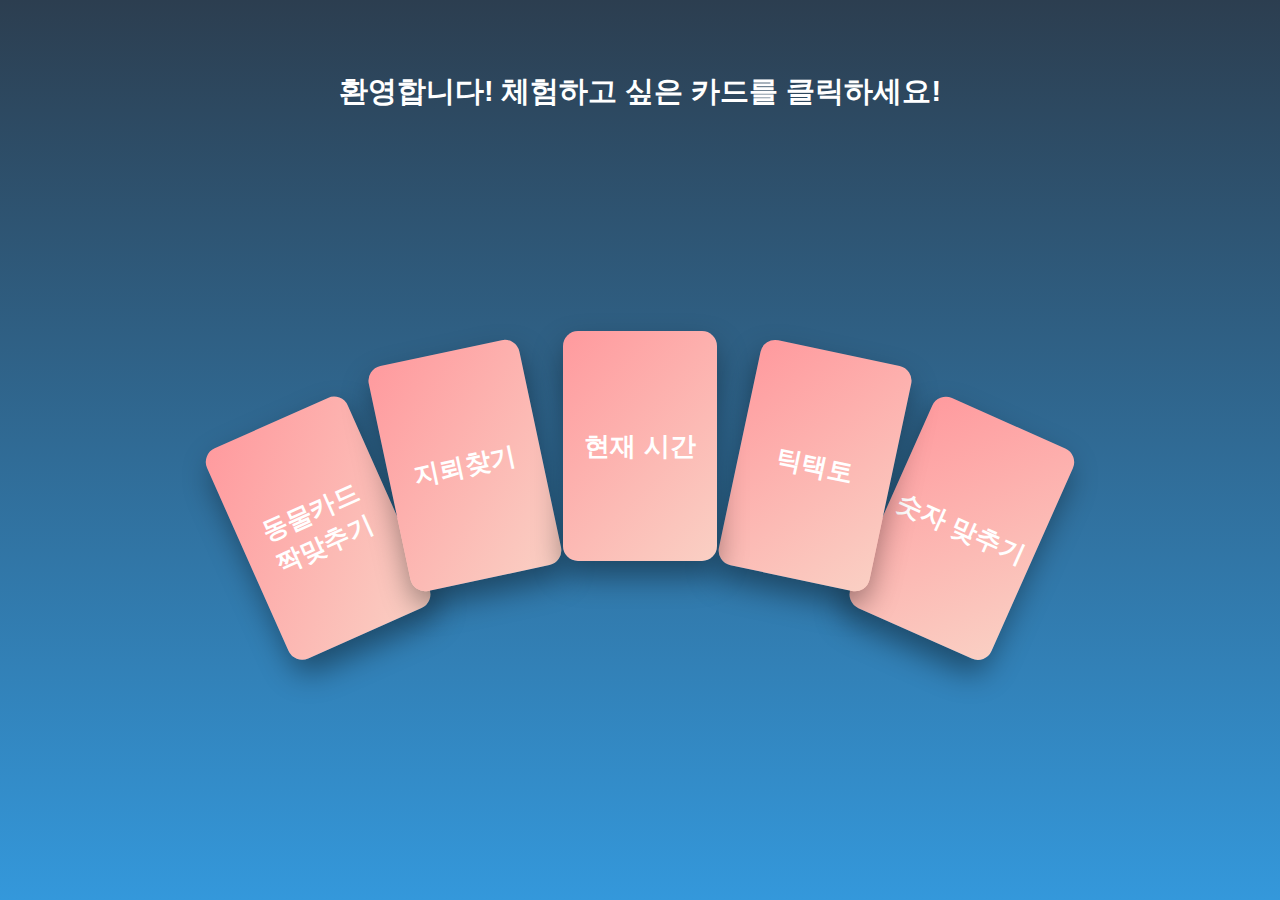
<file: index.html>
<!DOCTYPE html>
<html lang="ko">
<head>
  <meta charset="UTF-8">
  <meta name="viewport" content="width=device-width, initial-scale=1.0">
  <title>Let's Game</title>
  <link rel="stylesheet" href="style.css">
</head>
<body>
    <h1 class="heading">
        환영합니다! 체험하고 싶은 카드를 클릭하세요!
    </h1>
  <div class="card-container">
    <a href="cardgame/card.html" class="card" style="--i:0;">동물카드<br>짝맞추기</a>
    <a href="bomb/bomb.html" class="card" style="--i:1;">지뢰찾기</a>
    <a href="clock/clock.html" class="card" style="--i:2;">현재 시간</a>
    <a href="tictactoe/tictactoe.html" class="card" style="--i:3;">틱택토</a>
    <a href="number/number.html" class="card" style="--i:4;">숫자 맞추기</a>
  </div>
</body>
</html>
</file>
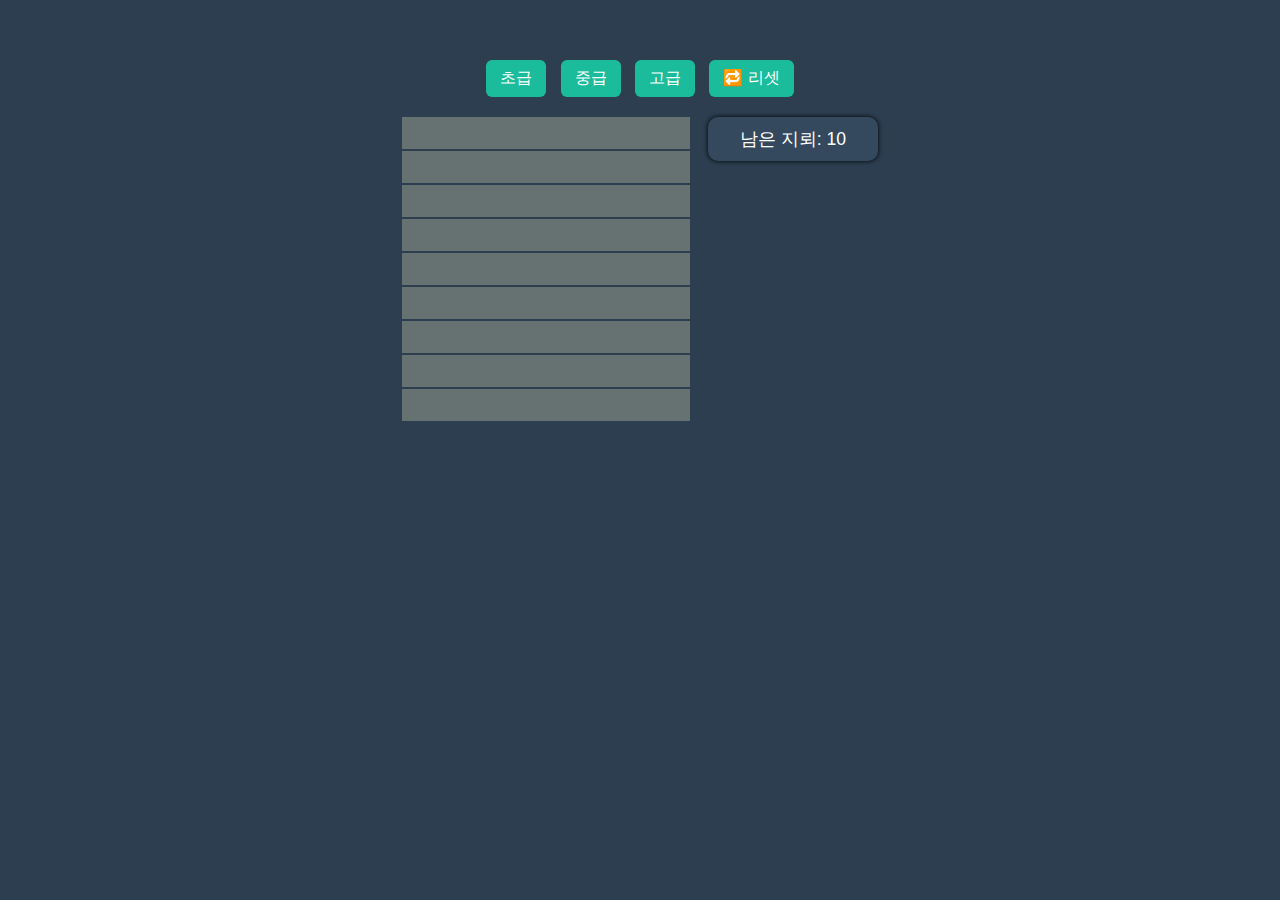
<file: bomb/bomb.html>
<!DOCTYPE html>
<html lang="ko">
<head>
  <meta charset="UTF-8">
  <meta name="viewport" content="width=device-width, initial-scale=1.0">
  <title>지뢰찾기</title>
  <link rel="stylesheet" href="bomb.css">
</head>
<body>
  <div id="message-box"></div>

  <div class="controls">
    <button onclick="setDifficulty('easy')">초급</button>
    <button onclick="setDifficulty('medium')">중급</button>
    <button onclick="setDifficulty('hard')">고급</button>
    <button onclick="initGame()">🔁 리셋</button>
  </div>

  <div class="game-wrapper">
    <div id="game-board"></div>
    <div id="mine-counter">남은 지뢰: <span id="mines-left">10</span></div>
  </div>

  <script src="bomb.js"></script>
</body>
</html>
</file>
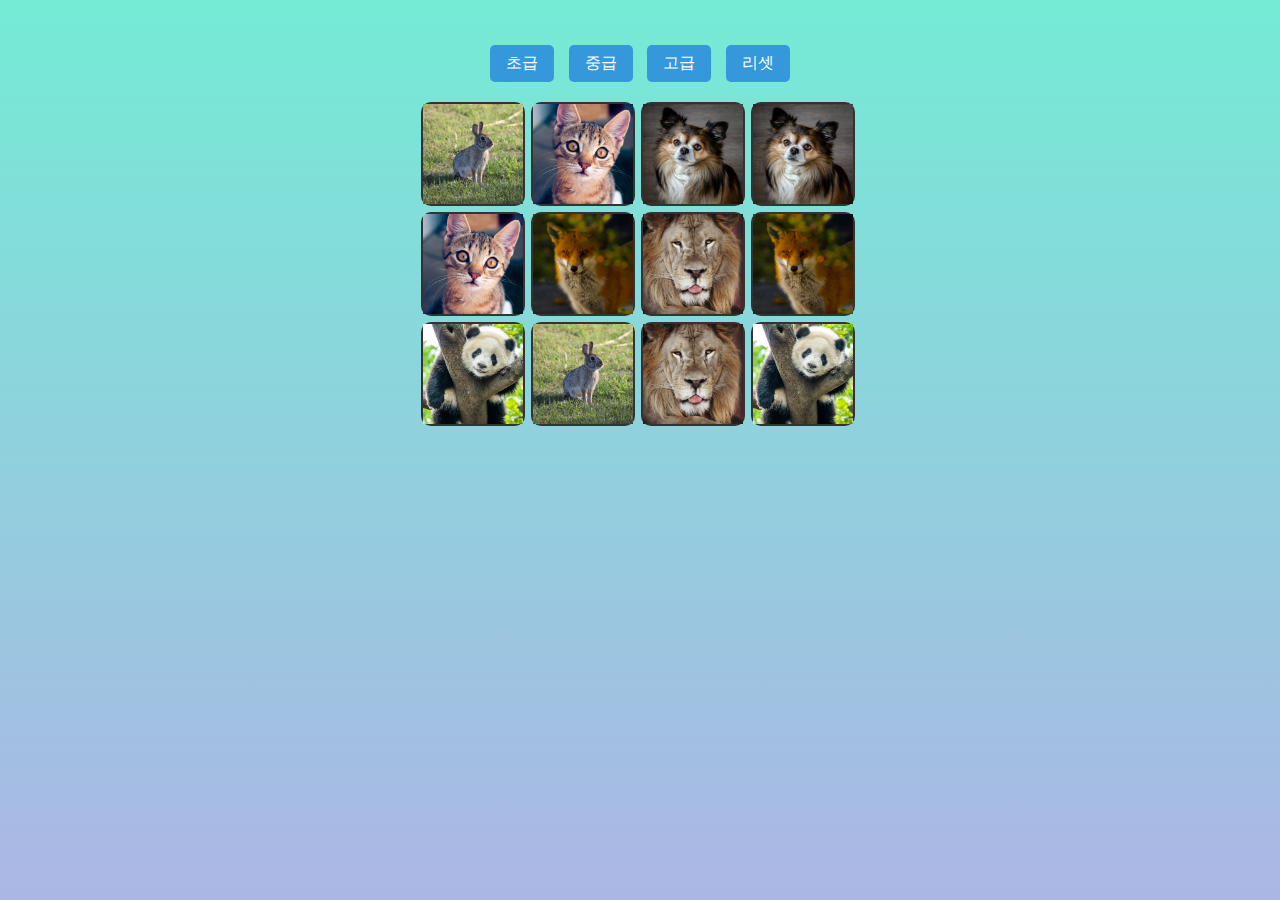
<file: cardgame/card.html>
<!DOCTYPE html>
<html lang="ko">
<head>
  <meta charset="UTF-8" />
  <title>동물 카드 짝맞추기</title>
  <link rel="stylesheet" href="card.css" />
</head>
<body>
  <h1 id="message"></h1>
  <div class="controls">
    <button class="difficulty" data-pairs="4">초급</button>
    <button class="difficulty" data-pairs="6">중급</button>
    <button class="difficulty" data-pairs="8">고급</button>
    <button id="reset">리셋</button>
  </div>
  <div id="gameBoard"></div>

  <script src="card.js"></script>
</body>
</html>
</file>
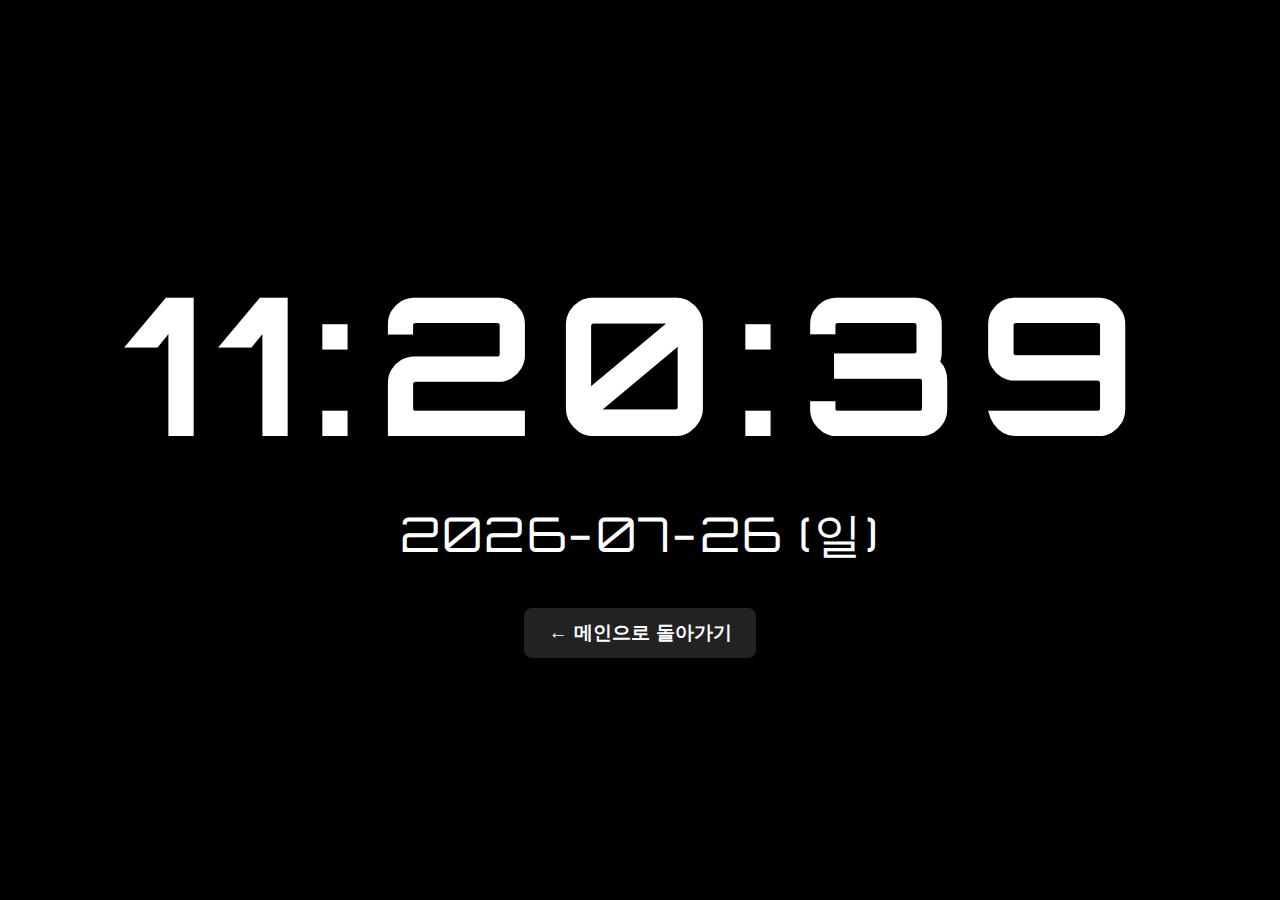
<file: clock/clock.html>
<!DOCTYPE html>
<html lang="ko">
<head>
  <meta charset="UTF-8" >
  <meta name="viewport" content="width=device-width, initial-scale=1.0">
  <title>현재 시간</title>
  <link href="https://fonts.googleapis.com/css2?family=Orbitron:wght@500;700&display=swap" rel="stylesheet">
  <link rel="stylesheet" href="clock.css">
</head>
<body>
  <div class="container">
    <div id="clock">--:--:--</div>
    <div id="date">---------- (--)</div>
    <a href="../index.html" class="back-button">← 메인으로 돌아가기</a>
  </div>

  <script src="clock.js"></script>
</body>
</html>
</file>
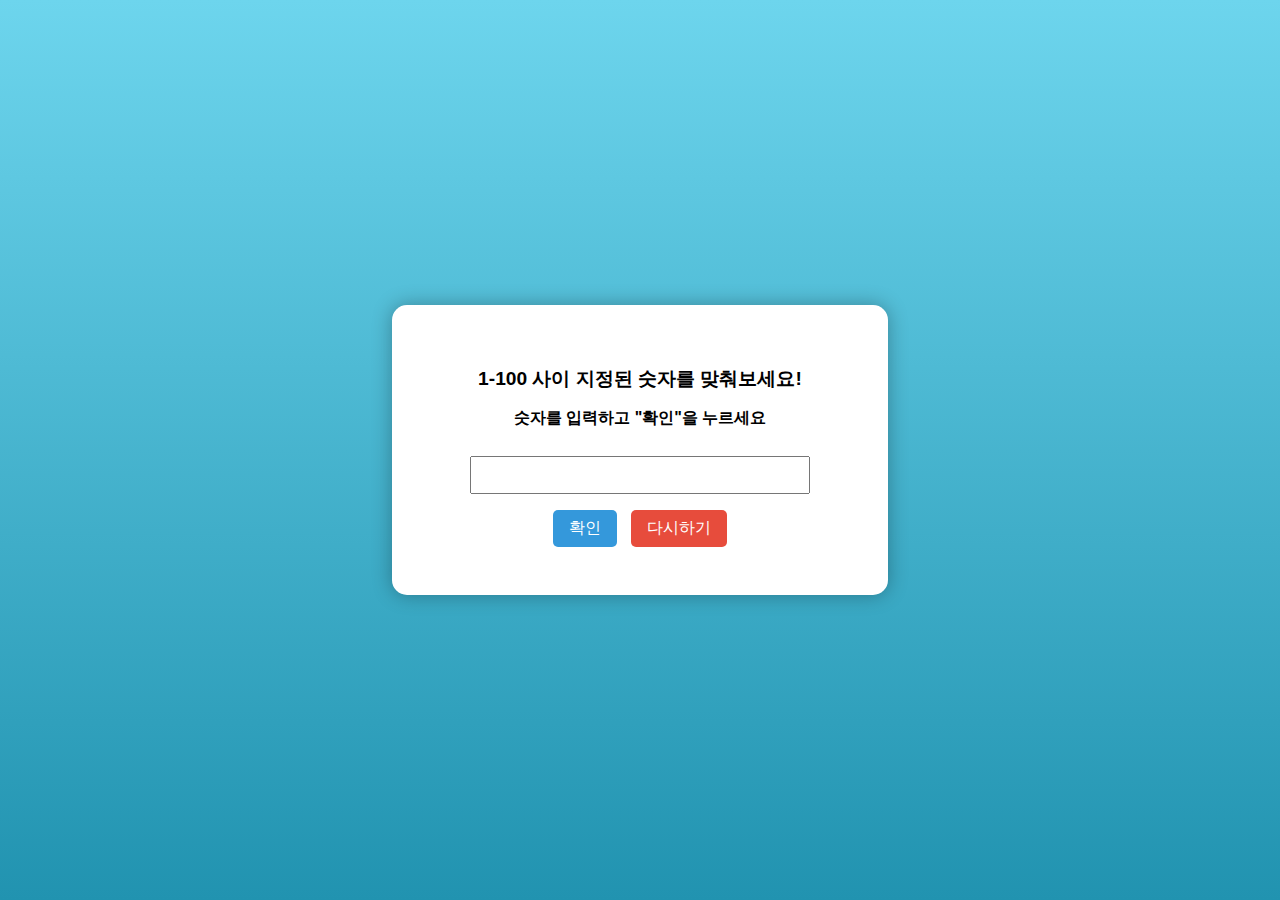
<file: number/number.html>
<!DOCTYPE html>
<html lang="ko">
<head>
  <meta charset="UTF-8">
  <title>숫자 맞추기</title>
  <link rel="stylesheet" href="number.css">
</head>
<body>
  <div class="container">
    <h1>1-100 사이 지정된 숫자를 맞춰보세요!</h1>
    <div id="message">숫자를 입력하고 "확인"을 누르세요</div>
    <input type="number" id="guessInput" min="1" max="100" />
    <button id="checkBtn">확인</button>
    <button id="resetBtn">다시하기</button>
  </div>

  <script src="number.js"></script>
</body>
</html>
</file>
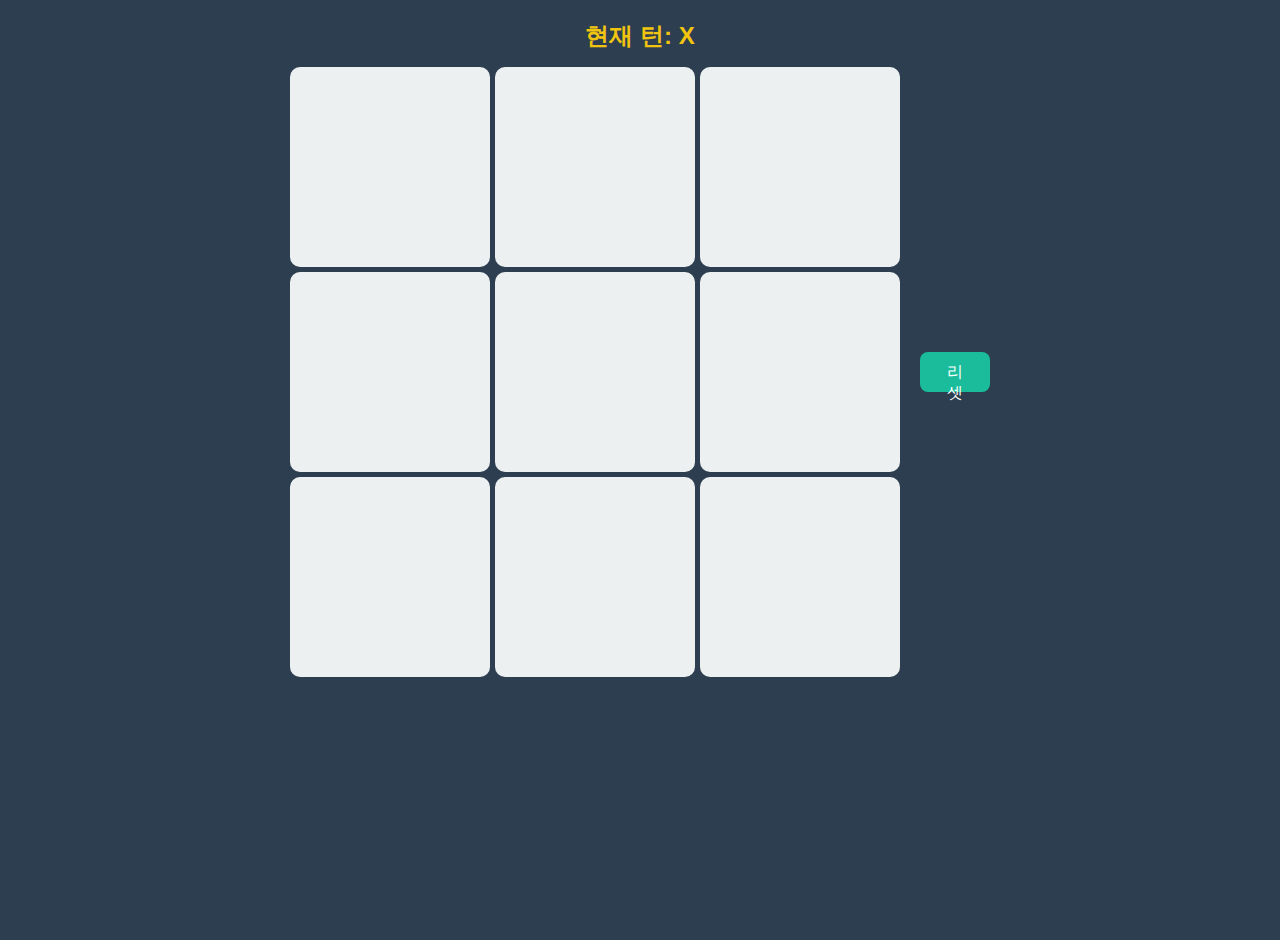
<file: tictactoe/tictactoe.html>
<!DOCTYPE html>
<html lang="ko">
<head>
  <meta charset="UTF-8" />
  <meta name="viewport" content="width=device-width, initial-scale=1.0"/>
  <title>틱택토 게임</title>
  <link rel="stylesheet" href="tictactoe.css" />
</head>
<body>
  <!-- 현재 턴 표시 -->
  <div id="turn-indicator">현재 턴: X</div>

  <div class="game-area">
    <div class="board" id="board"></div>
    <button id="reset">리셋</button>
  </div>

  <div id="message"></div>

  <script src="tictactoe.js"></script>
</body>
</html>
</file>
<file: style.css>
/* 전체 배경 및 정렬 설정 */
body {
  margin: 0;
  padding: 0;
  background: linear-gradient(to bottom, #2c3e50, #3498db); 
  height: 100vh;
  display: flex;
  flex-direction: column;
  align-items: center;
  font-family: sans-serif;
  overflow-x: hidden;
}

.heading {
  margin-top: 8vh; 
  color: white;
  font-size: 1.8rem;
  text-align: center;
}

.card-container {
  position: relative;
  width: 100%;
  height: 60vh;
  margin-top: 5vh;
  display: flex;
  justify-content: center;
  align-items: center;
}

/* 공통 카드 스타일 */
.card {
  position: absolute;
  width: 12vw;
  height: 18vw;
  background: linear-gradient(135deg, #ff9a9e, #fad0c4);
  border-radius: 15px;
  display: flex;
  justify-content: center;
  align-items: center;
  color: #fff;
  text-decoration: none;
  font-weight: bold;
  font-size: calc(12vw / 6);
  box-shadow: 0 15px 30px rgba(0, 0, 0, 0.4);
  cursor: pointer;
  transition: transform 0.3s, z-index 0.3s;
}

/* 카드 위치 조정: 카드3이 중앙 */
.card:nth-child(3) {
  transform: translateX(0vw) rotate(0deg);
  z-index: 5;
}
.card:nth-child(2) {
  transform: translateX(-14vw) rotate(-12deg) translateY(20px);
  z-index: 4;
}
.card:nth-child(4) {
  transform: translateX(14vw) rotate(12deg) translateY(20px);
  z-index: 4;
}
.card:nth-child(1) {
  transform: translateX(-28vw) rotate(-24deg) translateY(90px);
  z-index: 3;
}

.card:nth-child(5) {
  transform: translateX(28vw) rotate(24deg) translateY(90px);
}

/* 호버 시 효과 */
.card:hover {
  transform: scale(1.2) translateY(-20px) !important;
  z-index: 10 !important;
  box-shadow: 0 30px 50px rgba(255, 255, 255, 0.8);
}
</file>
<file: bomb/bomb.css>
/* 전체 스타일 */
body {
    font-family: sans-serif;
    text-align: center;
    background-color: #2c3e50;
    color: white;
    margin: 0;
    padding: 0;
  }
  
  /* 상단 메시지 박스 */
  #message-box {
    font-size: 2rem;
    margin-top: 10px;
    height: 2.5rem;
    color: #f1c40f;
  }
  
  /* 버튼 영역 */
  .controls {
    margin: 10px 0;
  }
  .controls button {
    margin: 0 5px;
    padding: 8px 14px;
    font-size: 1rem;
    border-radius: 6px;
    border: none;
    background-color: #1abc9c;
    color: white;
    cursor: pointer;
  }
  .controls button:hover {
    background-color: #16a085;
  }
  
  /* 게임판 + 지뢰카운터를 감싸는 레이아웃 */
  .game-wrapper {
    display: flex;
    justify-content: center;
    align-items: flex-start;
    gap: 20px;
    flex-wrap: wrap;
    margin-top: 20px;
  }
  
  /* 지뢰판 */
  #game-board {
    display: grid;
    grid-gap: 2px;
  }
  
  /* 셀 기본 */
  .cell {
    width: 30px;
    height: 30px;
    background-color: #667172;
    border: 1px solid #667172;
    cursor: pointer;
    font-size: 16px;
    line-height: 30px;
    text-align: center;
    user-select: none;
  }
  
  /* 셀 공개 */
  .cell.revealed {
    background-color: #adb9bc;
    cursor: default;
  }
  
  /* 지뢰 터짐 */
  .cell.bomb {
    background-color: #e74c3c;
    color: white;
  }
  
  /* 깃발 표시 */
  .cell.flagged {
    background-color: #f39c12;
    color: black;
  }
  
  /* 지뢰 수 카운터 박스 */
  #mine-counter {
    background: #34495e;
    padding: 10px 15px;
    border-radius: 10px;
    font-size: 1.1rem;
    align-self: flex-start;
    box-shadow: 0 0 5px #000;
    min-width: 140px;
    text-align: center;
  }
  
  /* 반응형 대응 */
  @media (max-width: 600px) {
    .game-wrapper {
      flex-direction: column;
      align-items: center;
    }
  }
</file>
<file: cardgame/card.css>
body {
    font-family: sans-serif;
    background: linear-gradient(to bottom, #74ebd5, #acb6e5);
    margin: 0;
    padding: 0;
    display: flex;
    flex-direction: column;
    align-items: center;
    height: 100vh;
  }
  
  #message {
    margin: 20px;
    font-size: 2rem;
    font-weight: bold;
    color: #FFF;
  }
  
  .controls {
    margin-bottom: 15px;
  }
  
  button {
    padding: 8px 16px;
    margin: 5px;
    font-size: 1rem;
    border: none;
    border-radius: 5px;
    background: #3498db;
    color: white;
    cursor: pointer;
  }
  
  button:hover {
    background: #2980b9;
  }
  
  #gameBoard {
    display: grid;
    gap: 10px;
    justify-content: center;
  }
  
  .card {
    width: 100px;
    height: 100px;
    perspective: 1000px;
  }
  
  .card-inner {
    width: 100%;
    height: 100%;
    position: relative;
    transition: transform 0.6s;
    transform-style: preserve-3d;
  }
  
  .card.flipped .card-inner {
    transform: rotateY(180deg);
  }
  
  .card-front, .card-back {
    position: absolute;
    width: 100%;
    height: 100%;
    border-radius: 10px;
    border: 2px solid #333;
    display: flex;
    justify-content: center;
    align-items: center;
    backface-visibility: hidden;
  }
  
  .card-back {
    background: #3498db;
    color: white;
    font-size: 2rem;
  }
  
  .card-front {
    background: white;
    transform: rotateY(180deg);
  }
  
  .card-front img {
    width: 100%;
    height: 100%;
    object-fit: contain;
  }
</file>
<file: clock/clock.css>
body {
    margin: 0;
    padding: 0;
    background-color: #000;
    color: #fff;
    font-family: 'Orbitron', sans-serif; /* 디지털 시계 폰트 */
    display: flex;
    justify-content: center;
    align-items: center;
    height: 100vh;
    text-align: center;
  }
  
  .container {
    display: flex;
    flex-direction: column;
    align-items: center;
    justify-content: center;
  }
  
  h1 {
    font-size: 2rem;
    margin-bottom: 40px;
    font-family: 'Segoe UI', sans-serif; /* 타이틀은 일반 폰트 유지 */
  }
  
  #clock {
    font-size: 12rem; 
    font-weight: 700;
    letter-spacing: 0.1em;
    margin-bottom: 20px;
  }
  
  #date {
    font-size: 3rem; 
    letter-spacing: 0.05em;
    margin-bottom: 40px;
  }
  
  .back-button {
    display: inline-block;
    padding: 12px 24px;
    background-color: #222;
    border-radius: 8px;
    text-decoration: none;
    color: white;
    font-weight: bold;
    transition: background-color 0.3s;
    font-size: 1.2rem;
  }
  
  .back-button:hover {
    background-color: #444;
  }
</file>
<file: number/number.css>
body {
    margin: 0;
    padding: 0;
    font-family: sans-serif;
    background: linear-gradient(to bottom, #6dd5ed, #2193b0);
    display: flex;
    justify-content: center;
    align-items: center;
    height: 100vh;
  }
  
  .container {
    text-align: center;
    background: white;
    padding: 3rem;        
    border-radius: 15px;
    box-shadow: 0 0 20px rgba(0, 0, 0, 0.3);
    width: 400px;         
  }  
  
  h1 {
    font-size: 1.2rem;
    margin-bottom: 1rem;
  }
  
  #message {
    margin: 1rem 0;
    font-weight: bold;
    height: 2rem;
  }
  
  input[type="number"] {
    padding: 0.5rem;
    font-size: 1rem;
    width: 80%;
    margin-bottom: 1rem;
  }
  
  button {
    padding: 0.5rem 1rem;
    font-size: 1rem;
    margin: 0 0.3rem;
    border: none;
    border-radius: 5px;
    cursor: pointer;
  }
  
  #checkBtn {
    background-color: #3498db;
    color: white;
  }
  
  #resetBtn {
    background-color: #e74c3c;
    color: white;
  }
</file>
<file: tictactoe/tictactoe.css>
body {
    background-color: #2c3e50;
    font-family: sans-serif;
    text-align: center;
    color: white;
    margin: 0;
    padding: 20px;
    position: relative;
    min-height: 100vh;
  }
  
  h1 {
    margin-bottom: 10px;
  }
  
  /* 현재 턴 표시 */
  #turn-indicator {
    font-size: 1.5rem;
    margin-bottom: 15px;
    font-weight: bold;
    color: #f1c40f;
  }
  
  /* 게임판과 리셋 버튼 가로 배치 */
  .game-area {
    display: flex;
    justify-content: center;
    align-items: flex-start;
    gap: 20px;
    margin: 0 auto 20px;
    max-width: 700px;
  }
  
  /* 게임판 */
  .board {
    display: grid;
    grid-template-columns: repeat(3, 200px); 
    grid-template-rows: repeat(3, 200px);  
    gap: 5px;
  }
  
  /* 셀 스타일 */
  .cell {
    background-color: #ecf0f1;
    cursor: pointer;
    border-radius: 10px;
    font-weight: bold;
    user-select: none;
    transition: background 0.3s;
    display: flex;
    justify-content: center;
    align-items: center;
    font-size: 5rem; 
    height: 100%;
    color: #2c3e50;
  }
  
  .cell:hover {
    background-color: #bdc3c7;
  }
  
  /* X 스타일 */
  .cell.x {
    color: #e74c3c;
  }
  
  /* O 스타일 */
  .cell.o {
    color: #3498db;
  }
  
  /* 리셋 버튼 */
  button#reset {
    padding: 10px 20px;
    background-color: #1abc9c;
    border: none;
    border-radius: 8px;
    font-size: 1rem;
    color: white;
    cursor: pointer;
    height: 40px;
    align-self: center;
  }
  button#reset:hover {
    background-color: #16a085;
  }
  
  /* 메시지 표시 - 화면 상단 중앙에 고정 */
  #message {
    position: fixed;
    top: 10px;
    left: 50%;
    transform: translateX(-50%);
    font-size: 2rem;
    font-weight: bold;
    color: #f1c40f;
    background-color: rgba(135, 206, 250, 0.7); 
    padding: 10px 20px;
    border-radius: 12px;
    min-width: 200px;
    text-align: center;
    z-index: 100;
    visibility: hidden;
    opacity: 0;
    transition: opacity 0.3s ease;
  }
  
  /* 메시지 표시 활성화 */
  #message.show {
    visibility: visible;
    opacity: 1;
  }
  
  /* 반응형 - 좁은 화면에선 세로 정렬 */
  @media (max-width: 450px) {
    .game-area {
      flex-direction: column;
      max-width: 220px; 
      gap: 10px;
    }
    button#reset {
      width: 100%;
    }
  }
</file>
